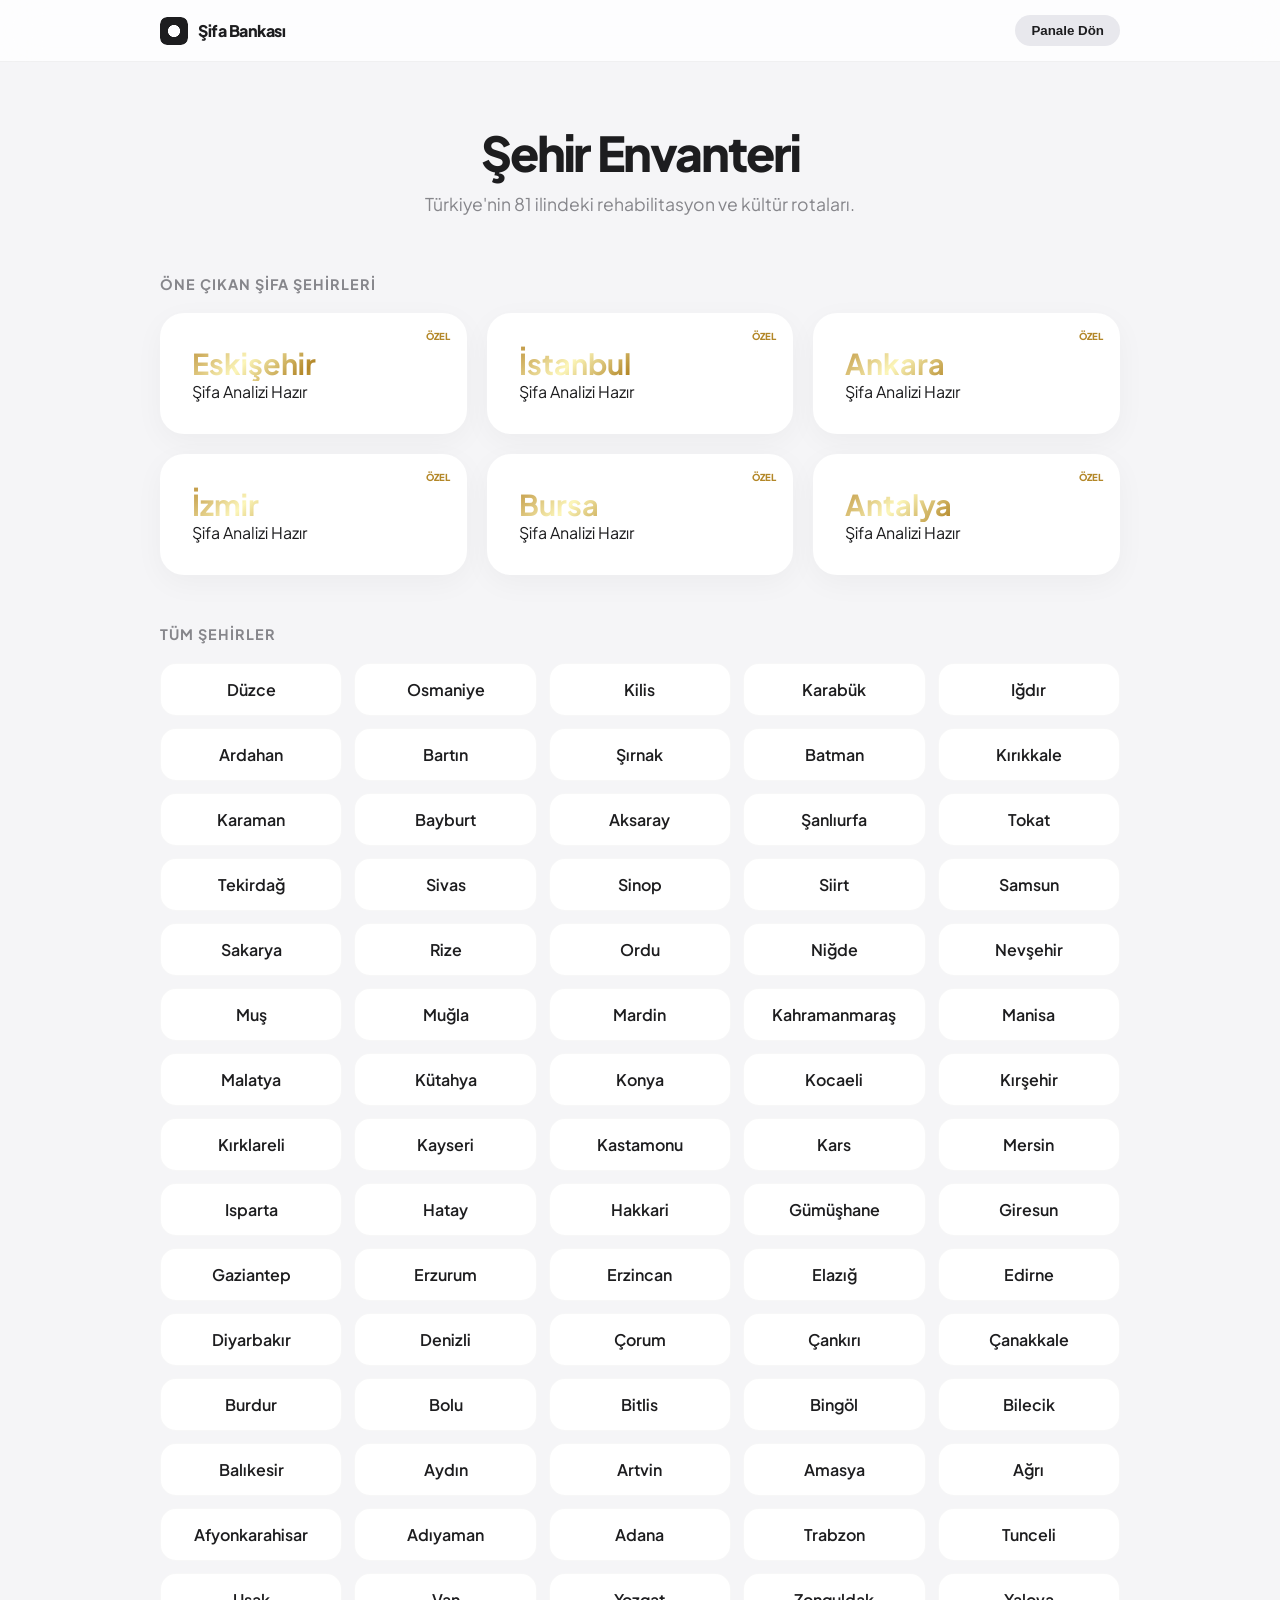
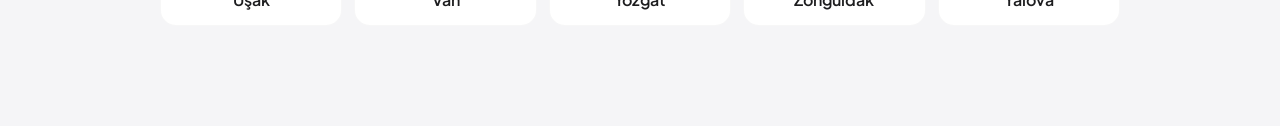
<file: rehber.html>
<!DOCTYPE html>
<html lang="tr">
<head>


<link rel="icon" href="favicon.ico">
    
    <meta charset="UTF-8">
    <meta name="viewport" content="width=device-width, initial-scale=1.0">
    <title>Şehir Şifa Bankası | Envanter</title>
    <link rel="stylesheet" href="rehber.css">
    <link href="https://fonts.googleapis.com/css2?family=Plus+Jakarta+Sans:wght@300;400;600;800&display=swap" rel="stylesheet">
</head>
<body>

    <div class="app-wrapper">
        <nav class="nav-bar">
            <div class="nav-container">
                <div class="brand">
                    <div class="brand-logo"></div> <span class="brand-name">Şifa Bankası</span>
                </div>
                <button onclick="window.history.back()" class="btn-back">Panale Dön</button>
            </div>
        </nav>

        <header class="header">
            <h1>Şehir Envanteri</h1>
            <p>Türkiye'nin 81 ilindeki rehabilitasyon ve kültür rotaları.</p>
        </header>

        <main class="content">
            <section class="section-featured">
                <h2 class="section-title">Öne Çıkan Şifa Şehirleri</h2>
                <div id="featuredGrid" class="grid-featured">
                    </div>
            </section>

            <section class="section-others">
                <h2 class="section-title">Tüm Şehirler</h2>
                <div id="otherCitiesList" class="city-list">
                    </div>
            </section>
        </main>
    </div>

    <div id="detailOverlay" class="overlay hidden">
        <div class="overlay-content">
            <button class="close-overlay">Kapat</button>
            <div id="overlayData"></div>
        </div>
    </div>

    <script src="rehber.js"></script>
</body>
</html>
</file>
<file: rehber.css>
:root {
    --apple-bg: #f5f5f7;
    --apple-text: #1d1d1f;
    --apple-gray: #86868b;
    --apple-blue: #0071e3;
    --gold-gradient: linear-gradient(135deg, #bf953f, #fcf6ba, #b38728, #fbf5b7, #aa771c);
    --card-shadow: 0 8px 30px rgba(0,0,0,0.04);
}

* { margin: 0; padding: 0; box-sizing: border-box; }

body {
    font-family: 'Plus Jakarta Sans', sans-serif;
    background-color: var(--apple-bg);
    color: var(--apple-text);
    -webkit-font-smoothing: antialiased;
}

.nav-bar {
    position: sticky;
    top: 0;
    background: rgba(255, 255, 255, 0.8);
    backdrop-filter: blur(20px);
    z-index: 100;
    border-bottom: 1px solid rgba(0,0,0,0.05);
}

.nav-container {
    max-width: 1000px;
    margin: 0 auto;
    padding: 15px 20px;
    display: flex;
    justify-content: space-between;
    align-items: center;
}

.brand { display: flex; align-items: center; gap: 10px; }
.brand-logo { 
    width: 28px; height: 28px; 
    background: var(--apple-text); 
    border-radius: 7px;
    mask: radial-gradient(circle, transparent 30%, black 31%); /* Logo İkonu */
}
.brand-name { font-weight: 800; font-size: 1rem; letter-spacing: -0.5px; }

.btn-back {
    border: none; background: #e8e8ed; color: var(--apple-text);
    padding: 8px 16px; border-radius: 20px; font-weight: 600; cursor: pointer; transition: 0.3s;
}

.btn-back:hover { background: #d2d2d7; }

.header { text-align: center; padding: 60px 20px; }
.header h1 { font-size: 3rem; font-weight: 800; letter-spacing: -2px; }
.header p { color: var(--apple-gray); font-size: 1.1rem; margin-top: 10px; }

.section-title { font-size: 0.9rem; text-transform: uppercase; letter-spacing: 1px; color: var(--apple-gray); margin-bottom: 20px; padding: 0 20px; max-width: 1000px; margin-inline: auto; }

/* Gold Cards */
.grid-featured {
    display: grid;
    grid-template-columns: repeat(auto-fit, minmax(280px, 1fr));
    gap: 20px;
    max-width: 1000px;
    margin: 0 auto 50px;
    padding: 0 20px;
}

.gold-card {
    background: white;
    padding: 30px;
    border-radius: 24px;
    box-shadow: var(--card-shadow);
    cursor: pointer;
    transition: 0.4s cubic-bezier(0.4, 0, 0.2, 1);
    border: 2px solid transparent;
    position: relative;
}

.gold-card:hover { transform: scale(1.03); border-color: #d4af37; }
.gold-card::after {
    content: "ÖZEL";
    position: absolute; top: 15px; right: 15px;
    font-size: 0.6rem; font-weight: 900; color: #b38728;
}

.gold-card h3 { font-size: 1.8rem; background: var(--gold-gradient); -webkit-background-clip: text; -webkit-text-fill-color: transparent; }

/* City List */
.city-list {
    display: grid;
    grid-template-columns: repeat(auto-fill, minmax(180px, 1fr));
    gap: 12px;
    max-width: 1000px;
    margin: 0 auto 100px;
    padding: 0 20px;
}

.city-item {
    background: white;
    padding: 15px;
    border-radius: 16px;
    text-align: center;
    font-weight: 600;
    cursor: pointer;
    transition: 0.2s;
    border: 1px solid rgba(0,0,0,0.03);
}

.city-item:hover { background: #f2f2f7; transform: translateY(-2px); }

/* Overlay */
.overlay {
    position: fixed; top: 0; left: 0; width: 100%; height: 100%;
    background: rgba(0,0,0,0.4); backdrop-filter: blur(15px);
    display: flex; align-items: center; justify-content: center;
    z-index: 1000; transition: 0.3s;
}

.overlay-content {
    background: white; width: 90%; max-width: 600px; padding: 40px;
    border-radius: 32px; position: relative;
    animation: slideUp 0.5s cubic-bezier(0.16, 1, 0.3, 1);
}

@keyframes slideUp { from { transform: translateY(100px); opacity: 0; } to { transform: translateY(0); opacity: 1; } }

.close-overlay {
    position: absolute; top: 20px; right: 20px;
    background: #f2f2f7; border: none; padding: 8px 15px; border-radius: 50px; cursor: pointer;
}

.hidden { display: none !important; }
</file>
